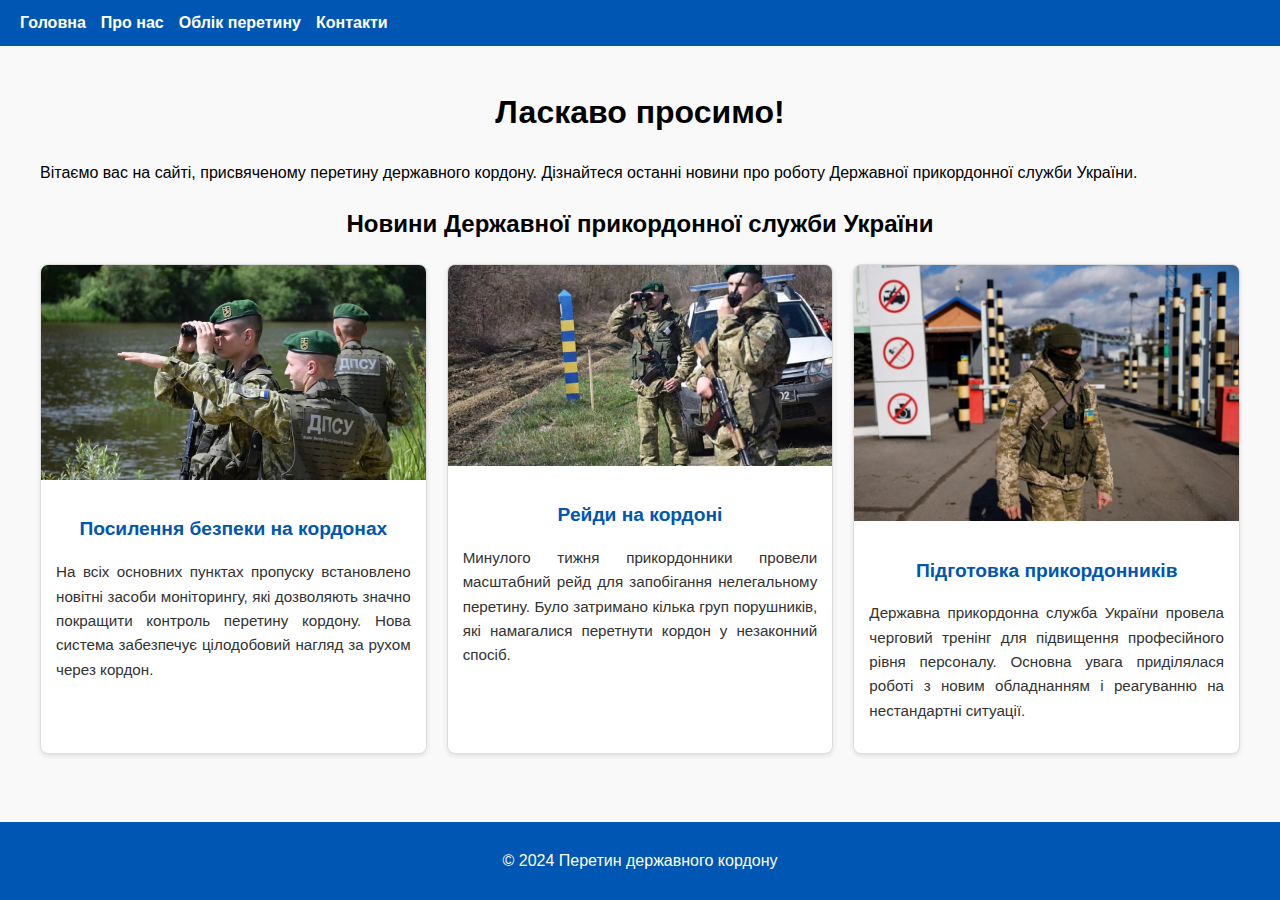
<file: index.html>
<!DOCTYPE html>
<html lang="uk">
<head>
    <meta charset="UTF-8">
    <meta name="viewport" content="width=device-width, initial-scale=1.0">
    <title>Перетин державного кордону</title>
    <link rel="stylesheet" href="styles.css">
</head>
<body>
    <script src="script.js" defer></script>
    <header>
        <nav>
            <div class="menu-toggle" onclick="toggleMenu()">☰</div>
            <ul id="menu">
                <li><a href="index.html">Головна</a></li>
                <li><a href="about.html">Про нас</a></li>
                <li><a href="crossing.html">Облік перетину</a></li>
                <li><a href="contacts.html">Контакти</a></li>
            </ul>
        </nav>
    </header>
    
    <main>
        <h1>Ласкаво просимо!</h1>
        <p>Вітаємо вас на сайті, присвяченому перетину державного кордону. Дізнайтеся останні новини про роботу Державної прикордонної служби України.</p>

        <h2>Новини Державної прикордонної служби України</h2>
        <div class="news">
            <article>
                <img src="images/file-jZFTMTR4kAqGO0ql33osBULU.jpg" alt="Новина ДПСУ 1">
                <div class="news-content">
                    <h3>Посилення безпеки на кордонах</h3>
                    <p>На всіх основних пунктах пропуску встановлено новітні засоби моніторингу, які дозволяють значно покращити контроль перетину кордону. Нова система забезпечує цілодобовий нагляд за рухом через кордон.</p>
                </div>
            </article>
            <article>
                <img src="images/file-JL9N1hQ5tbNhLkOezXYv6DQ2.jpg" alt="Новина ДПСУ 2">
                <div class="news-content">
                    <h3>Рейди на кордоні</h3>
                    <p>Минулого тижня прикордонники провели масштабний рейд для запобігання нелегальному перетину. Було затримано кілька груп порушників, які намагалися перетнути кордон у незаконний спосіб.</p>
                </div>
            </article>
            <article>
                <img src="images/file-tMTaTgnhu1sjZZxGbCIPaaEV.jpg" alt="Новина ДПСУ 3">
                <div class="news-content">
                    <h3>Підготовка прикордонників</h3>
                    <p>Державна прикордонна служба України провела черговий тренінг для підвищення професійного рівня персоналу. Основна увага приділялася роботі з новим обладнанням і реагуванню на нестандартні ситуації.</p>
                </div>
            </article>
        </div>
    </main>
    <footer>
        <p>© 2024 Перетин державного кордону</p>
    </footer>
</body>
</html>
</file>
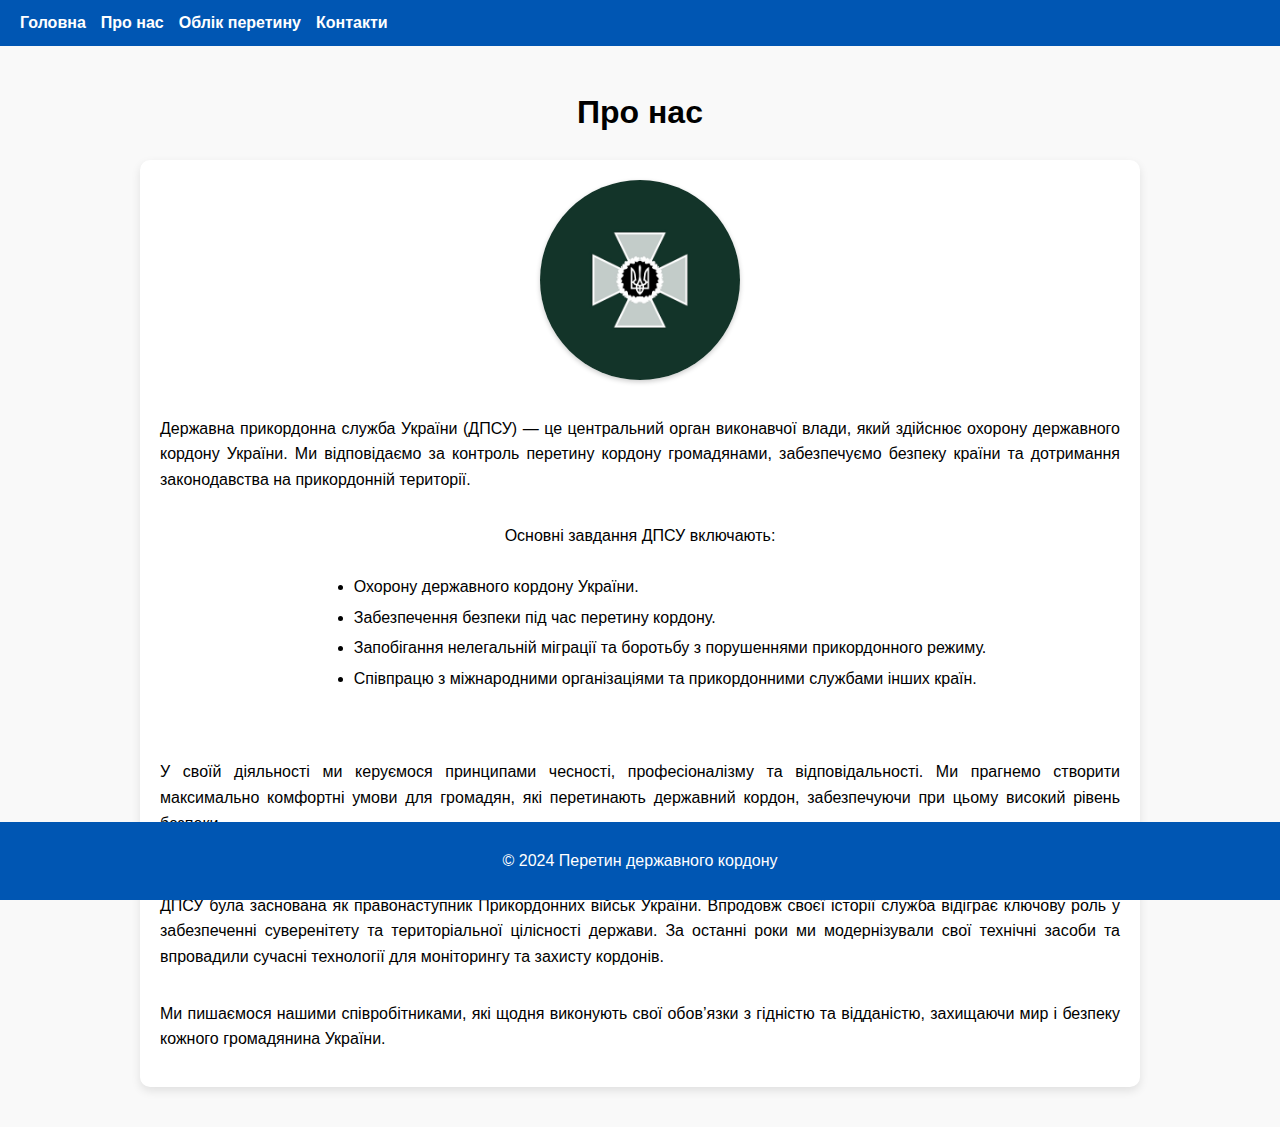
<file: about.html>
<!DOCTYPE html>
<html lang="uk">
<head>
    <meta charset="UTF-8">
    <meta name="viewport" content="width=device-width, initial-scale=1.0">
    <title>Про нас</title>
    <link rel="stylesheet" href="styles.css">
</head>
<body>
    <script src="script.js" defer></script>
    <header>
        <nav>
            <div class="menu-toggle" onclick="toggleMenu()">☰</div>
            <ul id="menu">
                <li><a href="index.html">Головна</a></li>
                <li><a href="about.html">Про нас</a></li>
                <li><a href="crossing.html">Облік перетину</a></li>
                <li><a href="contacts.html">Контакти</a></li>
            </ul>
        </nav>
    </header>
    
    <main>
        <h1>Про нас</h1>
        <div class="about-container">
            <img src="images/channels4_profile.jpg" alt="Державна прикордонна служба України">
            <p>
                Державна прикордонна служба України (ДПСУ) — це центральний орган виконавчої влади, який здійснює охорону державного кордону України. Ми відповідаємо за контроль перетину кордону громадянами, забезпечуємо безпеку країни та дотримання законодавства на прикордонній території.
            </p>
            <p>
                Основні завдання ДПСУ включають:
                <ul>
                    <li>Охорону державного кордону України.</li>
                    <li>Забезпечення безпеки під час перетину кордону.</li>
                    <li>Запобігання нелегальній міграції та боротьбу з порушеннями прикордонного режиму.</li>
                    <li>Співпрацю з міжнародними організаціями та прикордонними службами інших країн.</li>
                </ul>
            </p>
            <p>
                У своїй діяльності ми керуємося принципами чесності, професіоналізму та відповідальності. Ми прагнемо створити максимально комфортні умови для громадян, які перетинають державний кордон, забезпечуючи при цьому високий рівень безпеки.
            </p>
            <p>
                <strong>Наша історія:</strong><br>
                ДПСУ була заснована як правонаступник Прикордонних військ України. Впродовж своєї історії служба відіграє ключову роль у забезпеченні суверенітету та територіальної цілісності держави. За останні роки ми модернізували свої технічні засоби та впровадили сучасні технології для моніторингу та захисту кордонів.
            </p>
            <p>
                Ми пишаємося нашими співробітниками, які щодня виконують свої обов’язки з гідністю та відданістю, захищаючи мир і безпеку кожного громадянина України.
            </p>
        </div>
    </main>
    <footer>
        <p>© 2024 Перетин державного кордону</p>
    </footer>
</body>
</html>
</file>
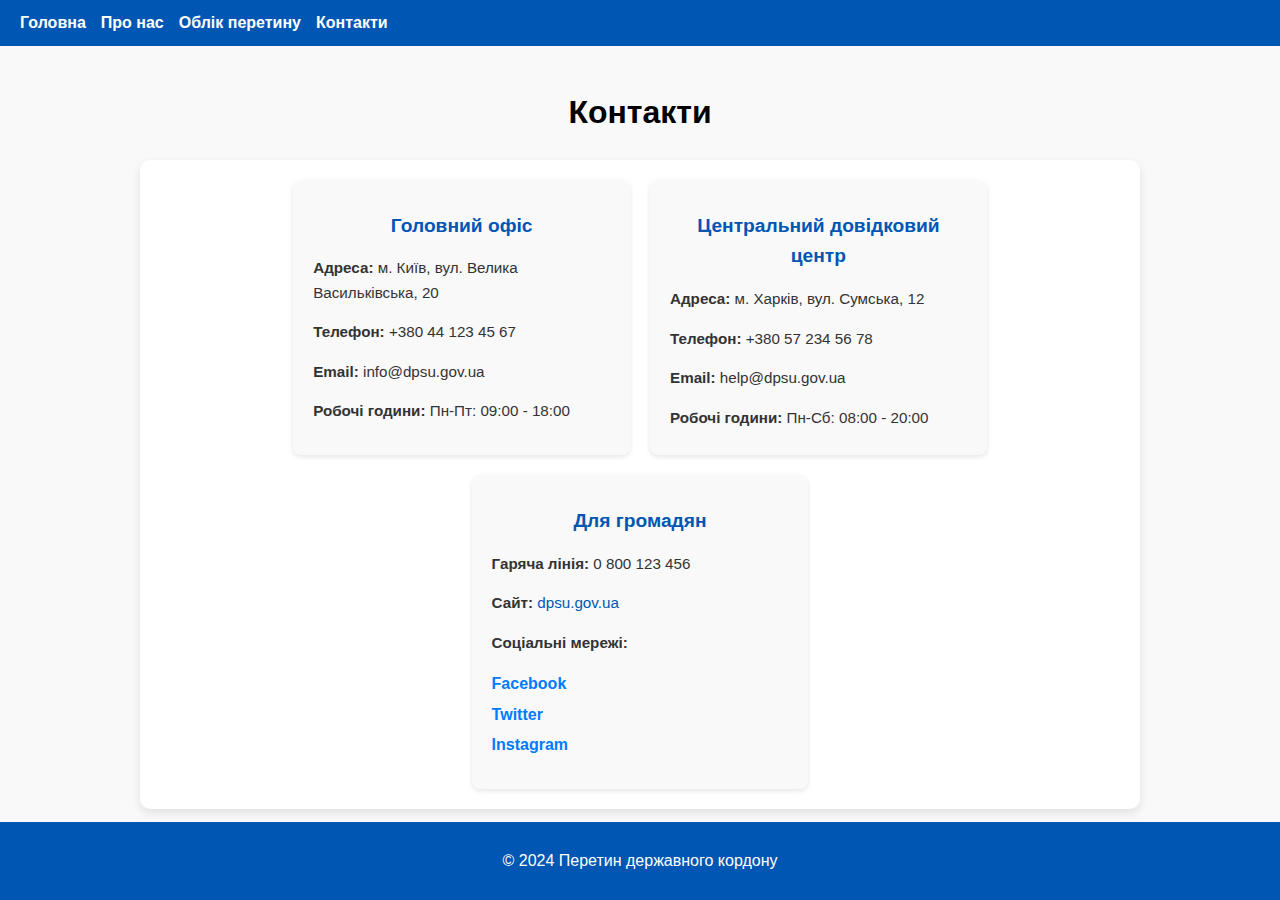
<file: contacts.html>
<!DOCTYPE html>
<html lang="uk">
<head>
    <meta charset="UTF-8">
    <meta name="viewport" content="width=device-width, initial-scale=1.0">
    <title>Контакти</title>
    <link rel="stylesheet" href="styles.css">
</head>
<body>
    <script src="script.js" defer></script>
    <header>
        <nav>
            <div class="menu-toggle" onclick="toggleMenu()">☰</div>
            <ul id="menu">
                <li><a href="index.html">Головна</a></li>
                <li><a href="about.html">Про нас</a></li>
                <li><a href="crossing.html">Облік перетину</a></li>
                <li><a href="contacts.html">Контакти</a></li>
            </ul>
        </nav>
    </header>
    
    <main>
        <h1>Контакти</h1>
        <div class="contacts-container">
            <div class="contact-card">
                <h2>Головний офіс</h2>
                <p><strong>Адреса:</strong> м. Київ, вул. Велика Васильківська, 20</p>
                <p><strong>Телефон:</strong> +380 44 123 45 67</p>
                <p><strong>Email:</strong> info@dpsu.gov.ua</p>
                <p><strong>Робочі години:</strong> Пн-Пт: 09:00 - 18:00</p>
            </div>
            <div class="contact-card">
                <h2>Центральний довідковий центр</h2>
                <p><strong>Адреса:</strong> м. Харків, вул. Сумська, 12</p>
                <p><strong>Телефон:</strong> +380 57 234 56 78</p>
                <p><strong>Email:</strong> help@dpsu.gov.ua</p>
                <p><strong>Робочі години:</strong> Пн-Сб: 08:00 - 20:00</p>
            </div>
            <div class="contact-card">
                <h2>Для громадян</h2>
                <p><strong>Гаряча лінія:</strong> 0 800 123 456</p>
                <p><strong>Сайт:</strong> <a href="https://dpsu.gov.ua" target="_blank">dpsu.gov.ua</a></p>
                <p><strong>Соціальні мережі:</strong></p>
                <ul>
                    <li><a href="#">Facebook</a></li>
                    <li><a href="#">Twitter</a></li>
                    <li><a href="#">Instagram</a></li>
                </ul>
            </div>
        </div>
    </main>
    <footer>
        <p>© 2024 Перетин державного кордону</p>
    </footer>
</body>
</html>
</file>
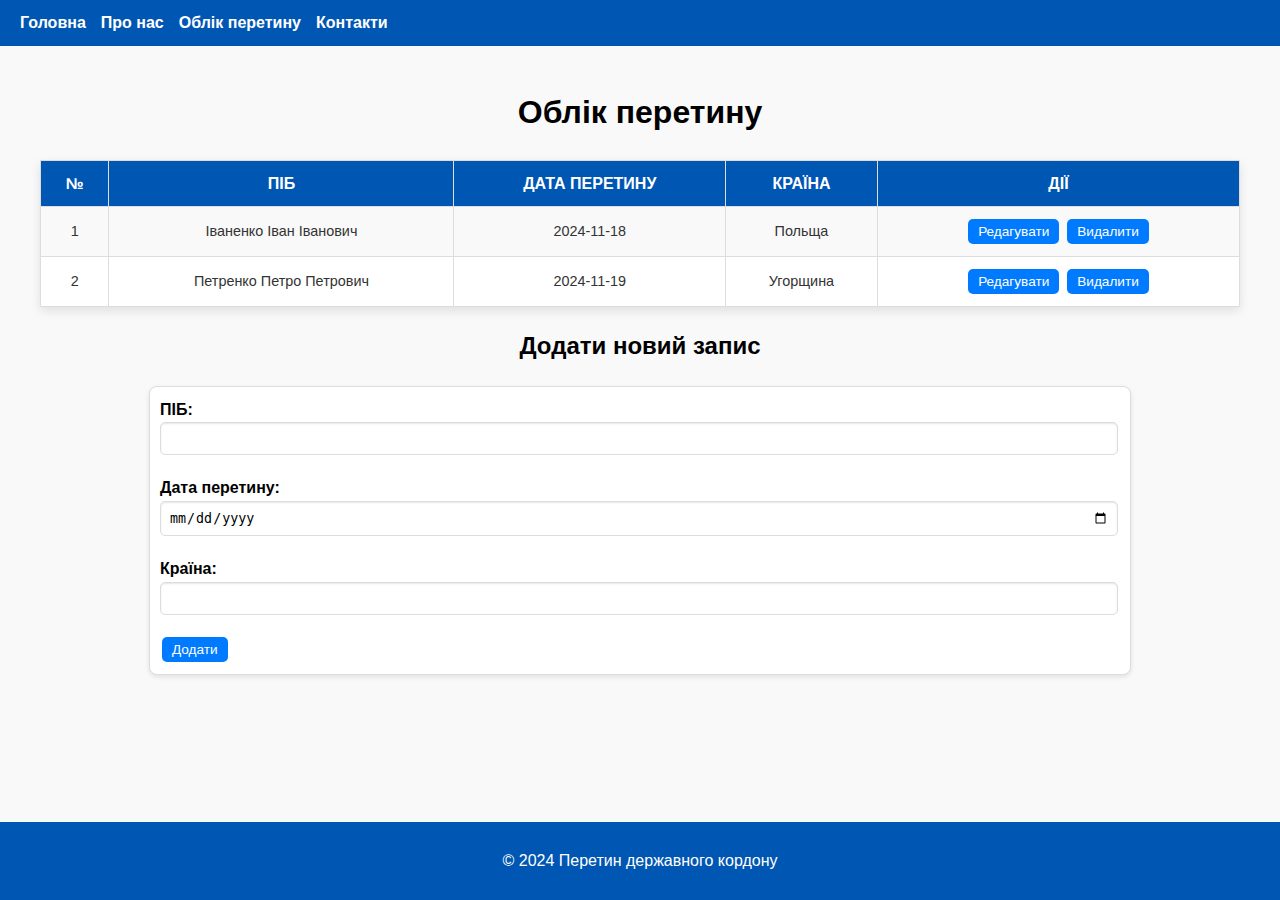
<file: crossing.html>
<!DOCTYPE html>
<html lang="uk">
<head>
    <meta charset="UTF-8">
    <meta name="viewport" content="width=device-width, initial-scale=1.0">
    <title>Облік перетину</title>
    <link rel="stylesheet" href="styles.css">
    <script defer src="script.js"></script>
</head>
<body>
    <header>
        <nav>
            <div class="menu-toggle" onclick="toggleMenu()">☰</div>
            <ul id="menu">
                <li><a href="index.html">Головна</a></li>
                <li><a href="about.html">Про нас</a></li>
                <li><a href="crossing.html">Облік перетину</a></li>
                <li><a href="contacts.html">Контакти</a></li>
            </ul>
        </nav>
    </header>
    
    <main>
        <h1>Облік перетину</h1>
        <table id="crossingTable">
            <thead>
                <tr>
                    <th>№</th>
                    <th>ПІБ</th>
                    <th>Дата перетину</th>
                    <th>Країна</th>
                    <th>Дії</th>
                </tr>
            </thead>
            <tbody>
                <!-- Рядки будуть динамічно додаватися за допомогою JavaScript -->
            </tbody>
        </table>

        <h2>Додати новий запис</h2>
        <form id="addForm">
            <label>
                ПІБ: <input type="text" id="name" required>
            </label>
            <label>
                Дата перетину: <input type="date" id="date" required>
            </label>
            <label>
                Країна: <input type="text" id="country" required>
            </label>
            <button type="submit">Додати</button>
        </form>
    </main>
    <footer>
        <p>© 2024 Перетин державного кордону</p>
    </footer>
</body>
</html>
</file>
<file: styles.css>
body {
    font-family: Arial, sans-serif;
    margin: 0;
    padding: 0;
    line-height: 1.6;
    background-color: #f9f9f9;
}

header {
    background: #0056b3;
    color: #fff;
    padding: 1rem 0;
}

header ul {
    list-style: none;
    display: flex;
    justify-content: center;
    padding: 0;
    margin: 0;
}

header ul li {
    margin: 0 15px;
}

header ul li a {
    color: #fff;
    text-decoration: none;
    font-weight: bold;
}

main {
    padding: 20px;
}

h1, h2 {
    text-align: center;
}

footer {
    text-align: center;
    background: #0056b3;
    color: white;
    padding: 10px 0;
    position: fixed;
    bottom: 0;
    width: 100%;
}

/* Стилі для новин */
.news {
    display: flex;
    flex-wrap: wrap;
    gap: 20px;
    justify-content: center;
    margin-top: 20px;
}

.news article {
    display: flex;
    flex-direction: column;
    border: 1px solid #ddd;
    border-radius: 8px;
    box-shadow: 0 2px 5px rgba(0, 0, 0, 0.1);
    overflow: hidden;
    width: calc(30% - 20px);
    background: #fff;
}

.news img {
    width: 100%;
    height: auto;
    object-fit: cover;
}

.news-content {
    padding: 15px;
}

.news-content h3 {
    font-size: 1.2rem;
    margin-bottom: 10px;
    color: #0056b3;
}

.news-content p {
    font-size: 0.95rem;
    color: #333;
    text-align: justify;
}

.news article:hover {
    transform: scale(1.02);
    transition: 0.3s;
    box-shadow: 0 4px 10px rgba(0, 0, 0, 0.2);
}

table {
    width: 80%;
    margin: 20px auto;
    border-collapse: collapse;
    border: 1px solid #ddd;
    background-color: #f9f9f9;
    box-shadow: 0 2px 5px rgba(0, 0, 0, 0.1);
}

thead {
    background-color: #0056b3;
    color: white;
}

thead th {
    padding: 10px;
    font-size: 1rem;
    text-transform: uppercase;
}

tbody tr:nth-child(odd) {
    background-color: #f2f2f2;
}

tbody tr:nth-child(even) {
    background-color: #ffffff;
}

tbody tr:hover {
    background-color: #cce5ff;
}

td, th {
    border: 1px solid #ddd;
    text-align: center;
    padding: 10px;
}

td {
    font-size: 0.9rem;
    color: #333;
}


button {
    padding: 5px 10px;
    margin: 2px;
    background-color: #007bff;
    color: white;
    border: none;
    border-radius: 5px;
    cursor: pointer;
    font-size: 0.85rem;
}

button:hover {
    background-color: #0056b3;
}

form {
    width: 80%;
    margin: 20px auto;
    padding: 10px;
    background-color: #ffffff;
    border: 1px solid #ddd;
    box-shadow: 0 2px 5px rgba(0, 0, 0, 0.1);
    border-radius: 8px;
}

form label {
    display: block;
    margin-bottom: 10px;
    font-weight: bold;
}

form input {
    width: calc(100% - 20px);
    padding: 8px;
    margin-bottom: 10px;
    border: 1px solid #ddd;
    border-radius: 5px;
    box-shadow: inset 0 1px 2px rgba(0, 0, 0, 0.1);
}
.about-container {
    display: flex;
    flex-direction: column;
    align-items: center;
    margin: 20px auto;
    width: 80%;
    text-align: justify;
    line-height: 1.6;
    font-size: 1rem;
    background-color: #ffffff;
    padding: 20px;
    border-radius: 10px;
    box-shadow: 0 4px 10px rgba(0, 0, 0, 0.1);
}

.about-container img {
    width: 200px;
    height: 200px;
    object-fit: cover;
    border-radius: 50%;
    margin-bottom: 20px;
    box-shadow: 0 2px 5px rgba(0, 0, 0, 0.2);
}

.about-container p {
    margin-bottom: 15px;
}

.about-container ul {
    margin-top: 10px;
    margin-left: 20px;
}

.about-container ul li {
    list-style: disc;
    margin-bottom: 5px;
}

.contacts-container {
    display: flex;
    flex-wrap: wrap;
    justify-content: center;
    gap: 20px;
    margin: 20px auto;
    padding: 20px;
    width: 80%;
    background-color: #ffffff;
    border-radius: 10px;
    box-shadow: 0 4px 10px rgba(0, 0, 0, 0.1);
}

.contact-card {
    background-color: #f9f9f9;
    padding: 15px 20px;
    border-radius: 8px;
    box-shadow: 0 2px 5px rgba(0, 0, 0, 0.1);
    width: calc(33% - 20px);
    text-align: left;
}

.contact-card h2 {
    color: #0056b3;
    font-size: 1.2rem;
    margin-bottom: 10px;
}

.contact-card p {
    font-size: 0.95rem;
    margin-bottom: 10px;
    color: #333;
}

.contact-card ul {
    list-style: none;
    padding: 0;
}

.contact-card ul li {
    margin-bottom: 5px;
}

.contact-card ul li a {
    color: #007bff;
    text-decoration: none;
    font-weight: bold;
}

.contact-card ul li a:hover {
    text-decoration: underline;
}

.contact-card a {
    text-decoration: none;
    color: #0056b3;
}

.contact-card a:hover {
    text-decoration: underline;
}

body {
    font-family: Arial, sans-serif;
    margin: 0;
    padding: 0;
    background-color: #f9f9f9;
    line-height: 1.6;
}

header {
    background: #0056b3;
    color: white;
    padding: 10px 0;
}

header ul {
    list-style: none;
    display: flex;
    justify-content: center;
    flex-wrap: wrap; 
    padding: 0;
    margin: 0;
}

header ul li {
    margin: 5px 15px;
}

header ul li a {
    color: white;
    text-decoration: none;
    font-weight: bold;
}

header ul li a:hover {
    text-decoration: underline;
}

main {
    padding: 20px;
    margin: 0 auto;
    max-width: 1200px;
}

footer {
    text-align: center;
    background: #0056b3;
    color: white;
    padding: 10px 0;
}


table {
    width: 100%;
    border-collapse: collapse;
    margin: 20px 0;
    background-color: #ffffff;
    box-shadow: 0 4px 10px rgba(0, 0, 0, 0.1);
}

table th,
table td {
    border: 1px solid #ddd;
    text-align: center;
    padding: 10px;
}

table th {
    background: #0056b3;
    color: white;
    text-transform: uppercase;
}

table tr:nth-child(odd) {
    background: #f9f9f9;
}

table tr:hover {
    background: #cce5ff;
}


@media (max-width: 768px) {
    header ul {
        flex-direction: column;
    }

    main {
        padding: 15px;
    }

    table {
        font-size: 0.9rem;
    }
}

@media (max-width: 480px) {
    header ul li {
        margin: 10px 0;
    }

    table {
        font-size: 0.8rem;
    }

    main {
        padding: 10px;
    }

    footer {
        font-size: 0.9rem;
    }
}

header {
    background: #0056b3;
    color: white;
    padding: 10px 20px;
}

header nav {
    display: flex;
    justify-content: space-between;
    align-items: center;
}

header ul {
    list-style: none;
    padding: 0;
    margin: 0;
    display: flex;
    gap: 15px;
}

header ul li {
    margin: 0;
}

header ul li a {
    color: white;
    text-decoration: none;
    font-weight: bold;
}

header ul li a:hover {
    text-decoration: underline;
}


.menu-toggle {
    display: none;
    font-size: 1.5rem;
    cursor: pointer;
}

#menu {
    display: flex;
    flex-direction: row;
}


@media (max-width: 768px) {
    .menu-toggle {
        display: block;
    }

    #menu {
        display: none;
        flex-direction: column;
        background: #0056b3;
        position: absolute;
        top: 60px;
        left: 0;
        width: 100%;
        padding: 10px 0;
    }

    #menu.active {
        display: flex;
    }

    #menu li {
        text-align: center;
        margin: 10px 0;
    }
}
/* Блок новин */
.news {
    display: flex;
    flex-wrap: wrap;
    gap: 20px;
    justify-content: center;
    margin-top: 20px;
}

.news article {
    flex: 1 1 calc(30% - 20px); 
    border: 1px solid #ddd;
    border-radius: 8px;
    box-shadow: 0 2px 5px rgba(0, 0, 0, 0.1);
    overflow: hidden;
    background: #ffffff;
    transition: transform 0.3s ease;
}

.news article:hover {
    transform: scale(1.03); 
}

.news img {
    width: 100%;
    height: auto;
    object-fit: cover;
}

.news-content {
    padding: 15px;
}

.news-content h3 {
    font-size: 1.2rem;
    margin-bottom: 10px;
    color: #0056b3;
    text-align: center;
}

.news-content p {
    font-size: 0.95rem;
    color: #333;
    text-align: justify;
}


@media (max-width: 768px) {
    .news article {
        flex: 1 1 calc(50% - 20px); 
    }
}

@media (max-width: 480px) {
    .news article {
        flex: 1 1 100%; 
    }

    .news-content h3 {
        font-size: 1rem; 
    }

    .news-content p {
        font-size: 0.85rem; 
    }
}
</file>
